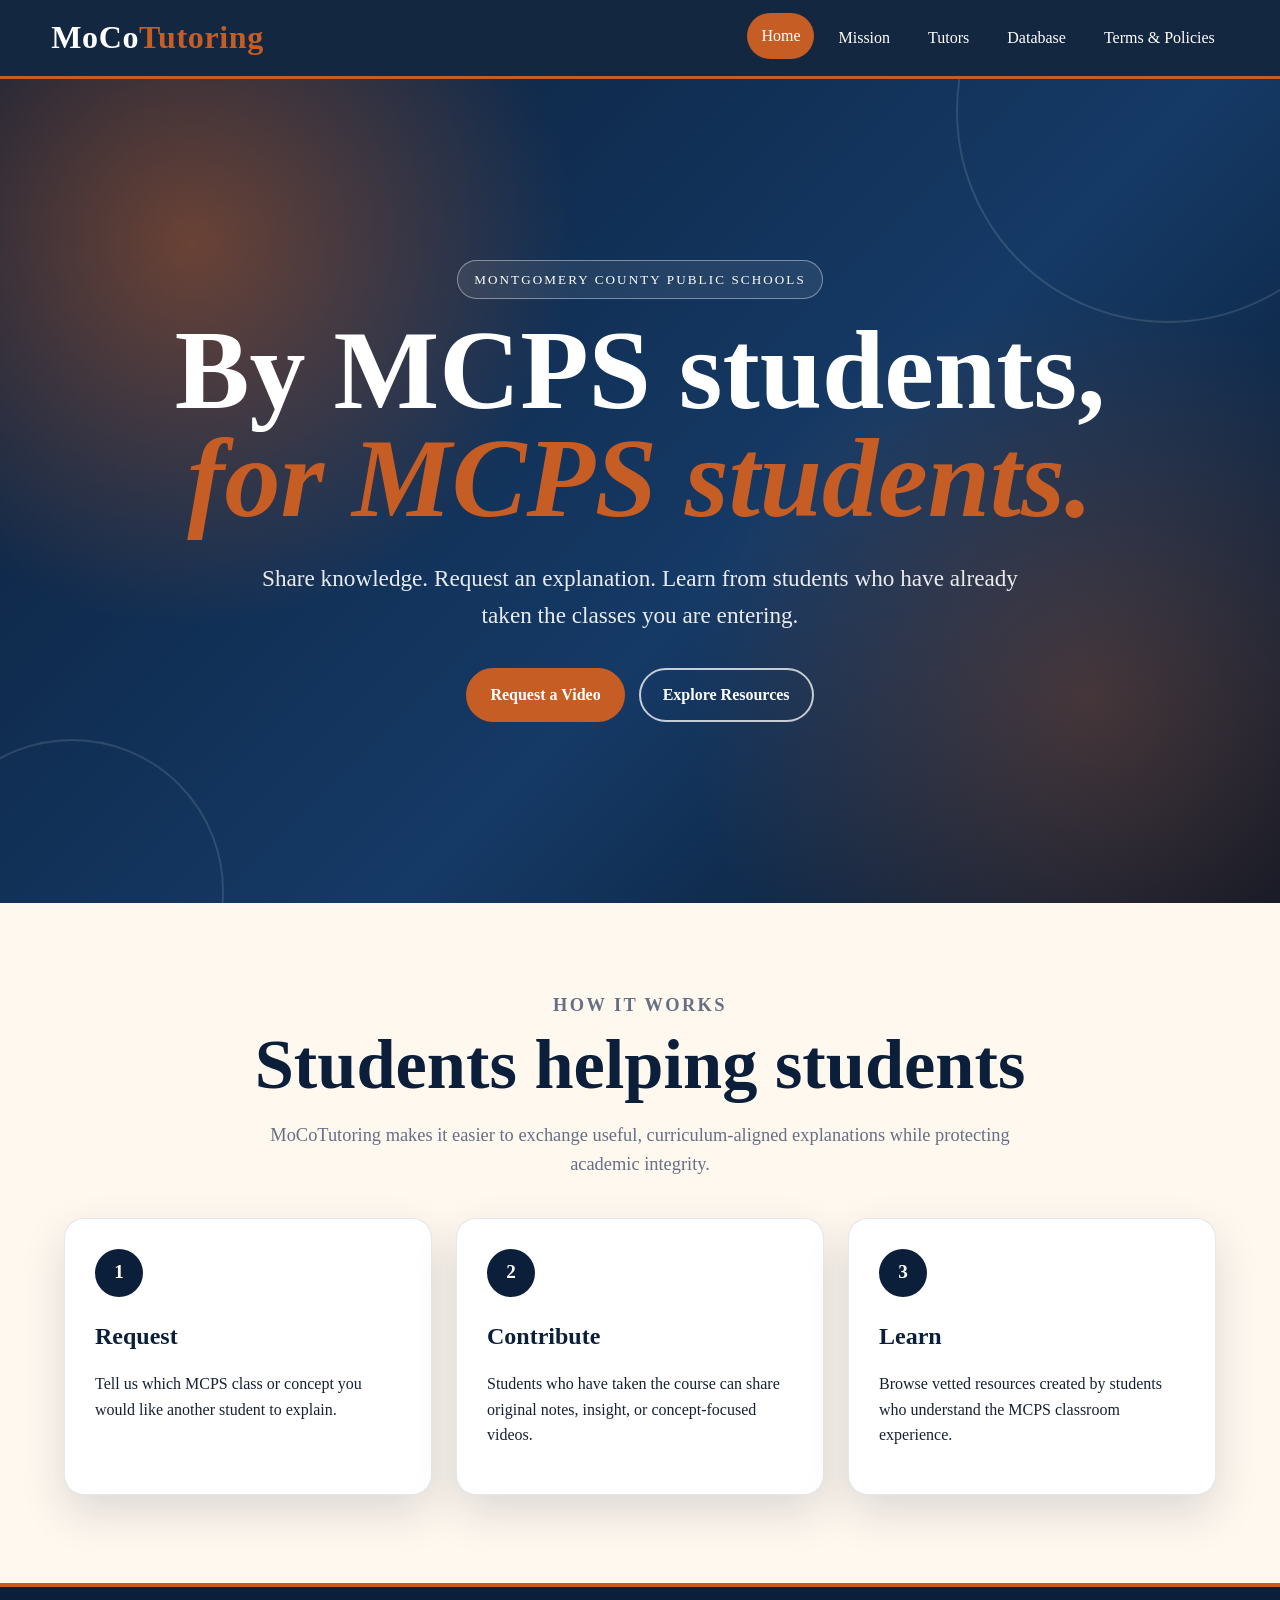
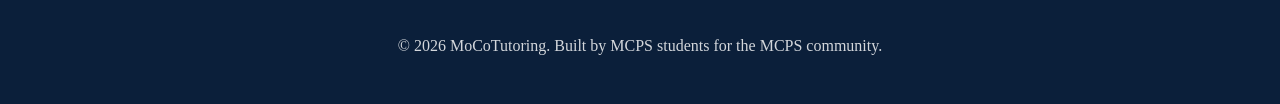
<file: index.html>
<!DOCTYPE html>
<html lang="en">
<head>
  <meta charset="UTF-8">
  <meta name="viewport" content="width=device-width, initial-scale=1.0">

  <meta
    name="description"
    content="MoCoTutoring connects MCPS students with student-created explanations, notes, and videos."
  >

  <title>MoCoTutoring | By MCPS Students, for MCPS Students</title>

  <link rel="stylesheet" href="styles.css">
  <script src="script.js" defer></script>
</head>

<body>
  <header class="site-header">
    <nav class="navbar" aria-label="Main navigation">
      <a class="brand" href="index.html">
        MoCo<span>Tutoring</span>
      </a>

      <button
        class="menu-button"
        type="button"
        aria-label="Open navigation menu"
        aria-expanded="false"
      >
        ☰
      </button>

      <ul class="nav-links">
        <li><a href="index.html">Home</a></li>
        <li><a href="mission.html">Mission</a></li>
        <li><a href="tutors.html">Tutors</a></li>
        <li><a href="database.html">Database</a></li>
        <li><a href="policies.html">Terms & Policies</a></li>
      </ul>
    </nav>
  </header>

  <main>
    <section class="hero">
      <div class="hero-content">
        <span class="eyebrow">Montgomery County Public Schools</span>

        <h1>
          By MCPS students,
          <span>for MCPS students.</span>
        </h1>

        <p>
          Share knowledge. Request an explanation. Learn from students who
          have already taken the classes you are entering.
        </p>

        <div class="button-row">
          <!-- Replace this URL with your actual Google Form URL. -->
          <a
            class="button"
            href="https://docs.google.com/forms/d/e/1FAIpQLSdnc6VI53WGxeqjDjxGhN20hQ0wbLePvuCyhshvS75S8fFKSw/viewform?usp=header"
            target="_blank"
            rel="noopener noreferrer"
          >
            Request a Video
          </a>

          <a class="button secondary" href="database.html">
            Explore Resources
          </a>
        </div>
      </div>
    </section>

    <section class="section">
      <div class="section-heading centered reveal">
        <p class="kicker">How it works</p>

        <h2>Students helping students</h2>

        <p>
          MoCoTutoring makes it easier to exchange useful,
          curriculum-aligned explanations while protecting academic
          integrity.
        </p>
      </div>

      <div class="feature-grid">
        <article class="feature-card reveal">
          <div class="feature-number">1</div>

          <h3>Request</h3>

          <p>
            Tell us which MCPS class or concept you would like another
            student to explain.
          </p>
        </article>

        <article class="feature-card reveal">
          <div class="feature-number">2</div>

          <h3>Contribute</h3>

          <p>
            Students who have taken the course can share original notes,
            insight, or concept-focused videos.
          </p>
        </article>

        <article class="feature-card reveal">
          <div class="feature-number">3</div>

          <h3>Learn</h3>

          <p>
            Browse vetted resources created by students who understand the
            MCPS classroom experience.
          </p>
        </article>
      </div>
    </section>
  </main>

  <footer class="site-footer">
    <p>
      © <span class="current-year"></span> MoCoTutoring. Built by MCPS
      students for the MCPS community.
    </p>
  </footer>
</body>
</html>
</file>
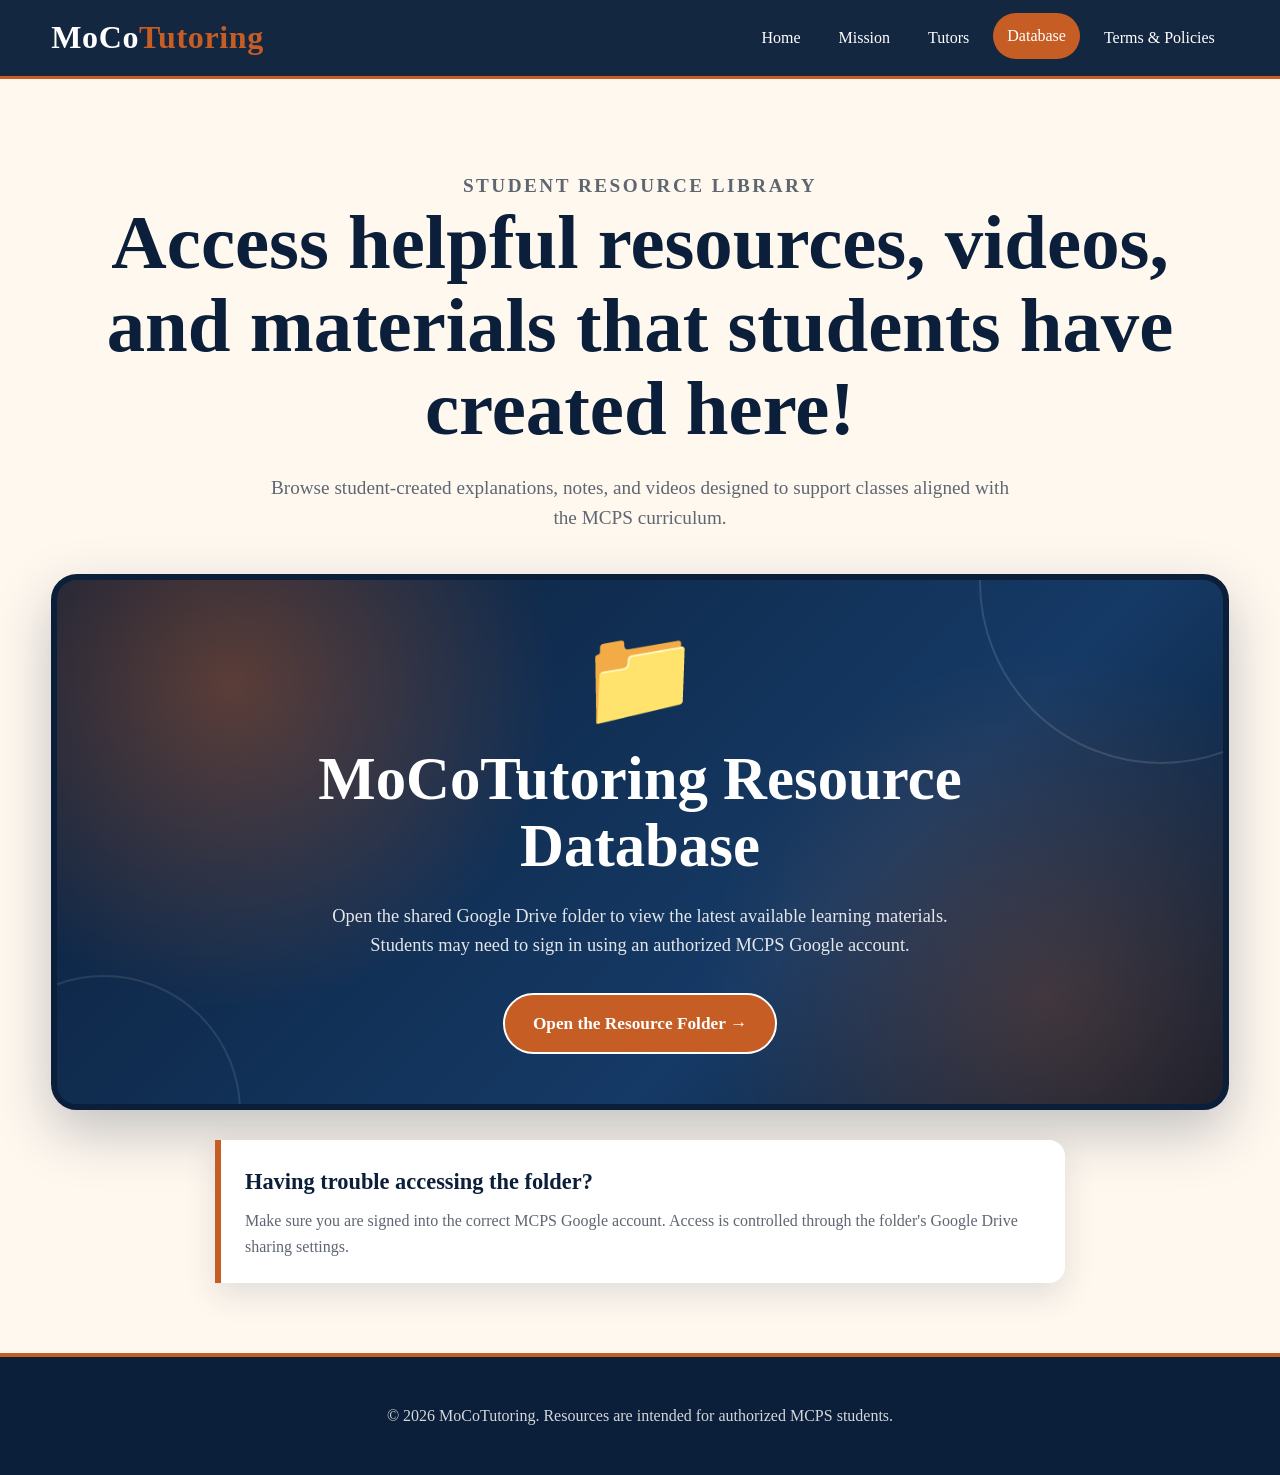
<file: database.html>
<!DOCTYPE html>
<html lang="en">
<head>
  <meta charset="UTF-8">

  <meta
    name="viewport"
    content="width=device-width, initial-scale=1.0"
  >

  <meta
    name="description"
    content="Access student-created MoCoTutoring resources, videos, and materials."
  >

  <title>Database | MoCoTutoring</title>

  <link rel="stylesheet" href="styles.css">
  <script src="script.js" defer></script>

  <style>
    .database-page {
      min-height: calc(100vh - 76px);
      background: #fff8ef;
    }

    .database-intro {
      width: min(1100px, 90%);
      margin: 0 auto;
      padding: 70px 0 40px;
      text-align: center;
    }

    .database-intro h1 {
      margin: 0;
      color: #0b1f3a;
      font-size: clamp(2.4rem, 6vw, 4.8rem);
      line-height: 1.08;
    }

    .database-intro p {
      max-width: 760px;
      margin: 22px auto 0;
      color: #5f6672;
      font-size: 1.2rem;
    }

    .database-container {
      width: min(1180px, 92%);
      margin: 0 auto;
      padding-bottom: 70px;
    }

    .drive-card {
      position: relative;
      overflow: hidden;
      min-height: 520px;
      display: flex;
      align-items: center;
      justify-content: center;
      padding: 50px 30px;
      border: 6px solid #0b1f3a;
      border-radius: 26px;
      background:
        radial-gradient(
          circle at 15% 20%,
          rgba(198, 93, 36, 0.42),
          transparent 30%
        ),
        radial-gradient(
          circle at 85% 80%,
          rgba(198, 93, 36, 0.28),
          transparent 32%
        ),
        linear-gradient(
          135deg,
          #0b1f3a 0%,
          #153a66 65%,
          #09182c 100%
        );
      box-shadow: 0 22px 55px rgba(11, 31, 58, 0.25);
      color: white;
      text-align: center;
    }

    .drive-card::before {
      content: "";
      position: absolute;
      width: 360px;
      height: 360px;
      top: -180px;
      right: -120px;
      border: 2px solid rgba(255, 255, 255, 0.12);
      border-radius: 50%;
    }

    .drive-card::after {
      content: "";
      position: absolute;
      width: 270px;
      height: 270px;
      bottom: -145px;
      left: -90px;
      border: 2px solid rgba(255, 255, 255, 0.1);
      border-radius: 50%;
    }

    .drive-card-content {
      position: relative;
      z-index: 1;
      max-width: 760px;
    }

    .folder-icon {
      display: block;
      margin-bottom: 20px;
      font-size: 6rem;
      line-height: 1;
    }

    .drive-card h2 {
      margin: 0;
      color: white;
      font-size: clamp(2rem, 5vw, 3.8rem);
      line-height: 1.1;
    }

    .drive-card p {
      max-width: 650px;
      margin: 22px auto 0;
      color: rgba(255, 255, 255, 0.88);
      font-size: 1.15rem;
    }

    .drive-button {
      display: inline-flex;
      align-items: center;
      justify-content: center;
      margin-top: 32px;
      padding: 15px 28px;
      border: 2px solid #ffffff;
      border-radius: 999px;
      background: #c65d24;
      color: white;
      text-decoration: none;
      font-size: 1.08rem;
      font-weight: bold;
      transition:
        transform 180ms ease,
        background 180ms ease,
        box-shadow 180ms ease;
    }

    .drive-button:hover {
      transform: translateY(-4px);
      background: #9e4317;
      box-shadow: 0 14px 28px rgba(0, 0, 0, 0.25);
    }

    .access-note {
      max-width: 850px;
      margin: 30px auto 0;
      padding: 24px;
      border-left: 6px solid #c65d24;
      border-radius: 0 16px 16px 0;
      background: white;
      box-shadow: 0 12px 32px rgba(11, 31, 58, 0.12);
    }

    .access-note h3 {
      margin: 0 0 8px;
      color: #0b1f3a;
      font-size: 1.4rem;
    }

    .access-note p {
      margin: 0;
      color: #5f6672;
    }

    @media (max-width: 700px) {
      .database-intro {
        padding-top: 50px;
      }

      .drive-card {
        min-height: 450px;
        padding: 40px 22px;
      }

      .folder-icon {
        font-size: 4.5rem;
      }

      .drive-button {
        width: 100%;
      }
    }
  </style>
</head>

<body>
  <header class="site-header">
    <nav class="navbar" aria-label="Main navigation">
      <a class="brand" href="index.html">
        MoCo<span>Tutoring</span>
      </a>

      <button
        class="menu-button"
        type="button"
        aria-label="Open navigation menu"
        aria-expanded="false"
      >
        ☰
      </button>

      <ul class="nav-links">
        <li>
          <a href="index.html">Home</a>
        </li>

        <li>
          <a href="mission.html">Mission</a>
        </li>

        <li>
          <a href="tutors.html">Tutors</a>
        </li>

        <li>
          <a href="database.html">Database</a>
        </li>

        <li>
          <a href="policies.html">Terms & Policies</a>
        </li>
      </ul>
    </nav>
  </header>

  <main class="database-page">
    <section class="database-intro">
      <p class="kicker">Student Resource Library</p>

      <h1>
        Access helpful resources, videos, and materials that students have
        created here!
      </h1>

      <p>
        Browse student-created explanations, notes, and videos designed to
        support classes aligned with the MCPS curriculum.
      </p>
    </section>

    <section class="database-container">
      <div class="drive-card reveal">
        <div class="drive-card-content">
          <span class="folder-icon" aria-hidden="true">📁</span>

          <h2>MoCoTutoring Resource Database</h2>

          <p>
            Open the shared Google Drive folder to view the latest available
            learning materials. Students may need to sign in using an
            authorized MCPS Google account.
          </p>

          <a
            class="drive-button"
            href="https://drive.google.com/drive/folders/11gk8Oxm_LWQ_vdXvyvFcw1Df6w53loTB?usp=sharing"
            target="_blank"
            rel="noopener noreferrer"
          >
            Open the Resource Folder →
          </a>
        </div>
      </div>

      <div class="access-note reveal">
        <h3>Having trouble accessing the folder?</h3>

        <p>
          Make sure you are signed into the correct MCPS Google account.
          Access is controlled through the folder's Google Drive sharing
          settings.
        </p>
      </div>
    </section>
  </main>

  <footer class="site-footer">
    <p>
      © <span class="current-year"></span> MoCoTutoring. Resources are
      intended for authorized MCPS students.
    </p>
  </footer>
</body>
</html>
</file>
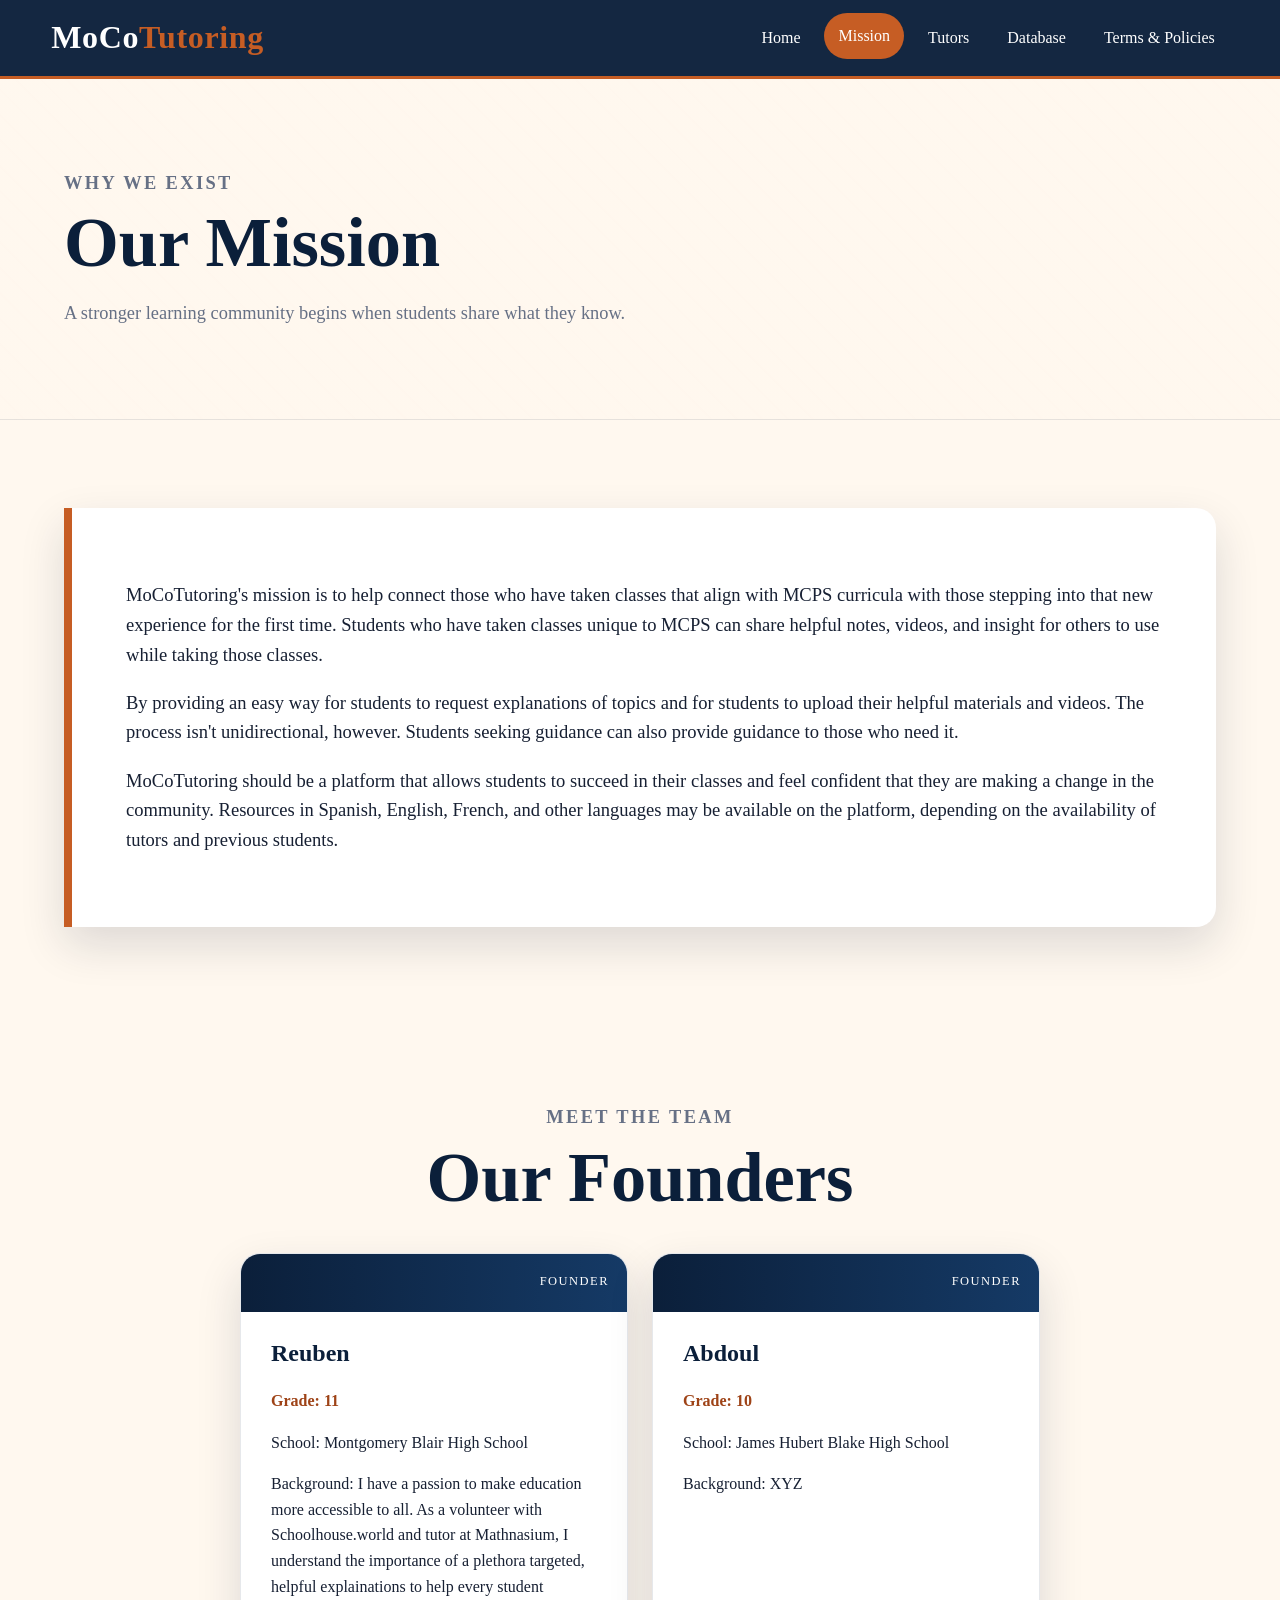
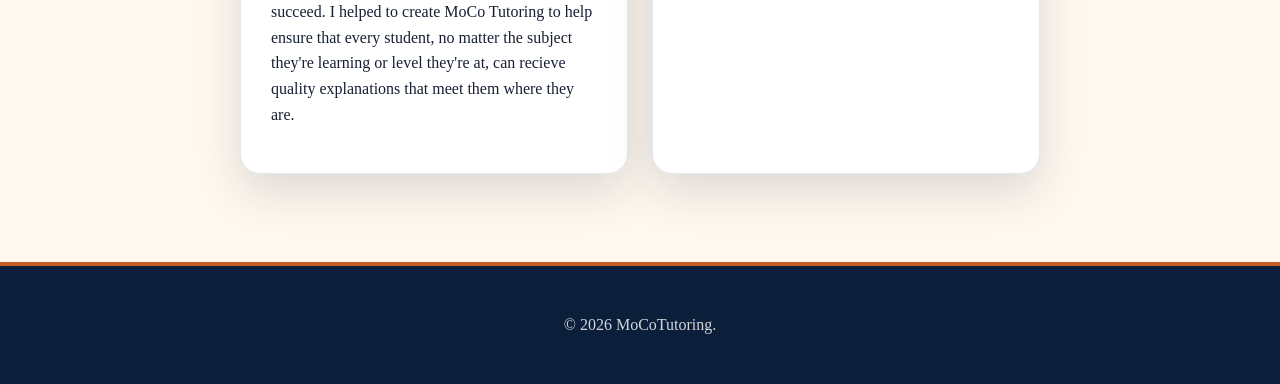
<file: mission.html>
<!DOCTYPE html>
<html lang="en">
<head>
  <meta charset="UTF-8">
  <meta name="viewport" content="width=device-width, initial-scale=1.0">

  <meta
    name="description"
    content="Learn about MoCoTutoring's mission and founders."
  >

  <title>Mission | MoCoTutoring</title>

  <link rel="stylesheet" href="styles.css">
  <script src="script.js" defer></script>
</head>

<body>
  <header class="site-header">
    <nav class="navbar" aria-label="Main navigation">
      <a class="brand" href="index.html">
        MoCo<span>Tutoring</span>
      </a>

      <button
        class="menu-button"
        type="button"
        aria-label="Open navigation menu"
        aria-expanded="false"
      >
        ☰
      </button>

      <ul class="nav-links">
        <li><a href="index.html">Home</a></li>
        <li><a href="mission.html">Mission</a></li>
        <li><a href="tutors.html">Tutors</a></li>
        <li><a href="database.html">Database</a></li>
        <li><a href="policies.html">Terms & Policies</a></li>
      </ul>
    </nav>
  </header>

  <main>
    <section class="page-hero">
      <div class="page-hero-inner">
        <p class="kicker">Why we exist</p>

        <h1>Our Mission</h1>

        <p>
          A stronger learning community begins when students share what
          they know.
        </p>
      </div>
    </section>

    <section class="section">
      <div class="mission-text reveal">
        <p>
          MoCoTutoring's mission is to help connect those who have taken
          classes that align with MCPS curricula with those stepping into
          that new experience for the first time. Students who have taken
          classes unique to MCPS can share helpful notes, videos, and
          insight for others to use while taking those classes.
        </p>

        <p>
          By providing an easy way for students to request explanations of
          topics and for students to upload their helpful materials and
          videos. The process isn't unidirectional, however. Students
          seeking guidance can also provide guidance to those who need it.
        </p>

        <p>
          MoCoTutoring should be a platform that allows students to succeed
          in their classes and feel confident that they are making a change
          in the community. Resources in Spanish, English, French, and
          other languages may be available on the platform, depending on
          the availability of tutors and previous students.
        </p>
      </div>
    </section>

    <section class="section founders-section">
      <div class="section-heading centered reveal">
        <p class="kicker">Meet the team</p>
        <h2>Our Founders</h2>
      </div>

      <div class="founder-grid">
        <article class="profile-card founder reveal">
          <h3>Reuben</h3>

          <!-- Replace these placeholders. -->
          <p class="profile-meta">Grade: 11</p>
          <p>School: Montgomery Blair High School</p>
          <p>Background: I have a passion to make education more accessible to all. As a volunteer with Schoolhouse.world and tutor at Mathnasium, I understand the importance of a plethora targeted, helpful explainations to help every student succeed. I helped to create MoCo Tutoring to help ensure that every student, no matter the subject they're learning or level they're at, can recieve quality explanations that meet them where they are.</p>
        </article>

        <article class="profile-card founder reveal">
          <h3>Abdoul</h3>

          <!-- Replace these placeholders. -->
          <p class="profile-meta">Grade: 10</p>
          <p>School: James Hubert Blake High School</p>
          <p>Background: XYZ</p>
        </article>
      </div>
    </section>
  </main>

  <footer class="site-footer">
    <p>© <span class="current-year"></span> MoCoTutoring.</p>
  </footer>
</body>
</html>
</file>
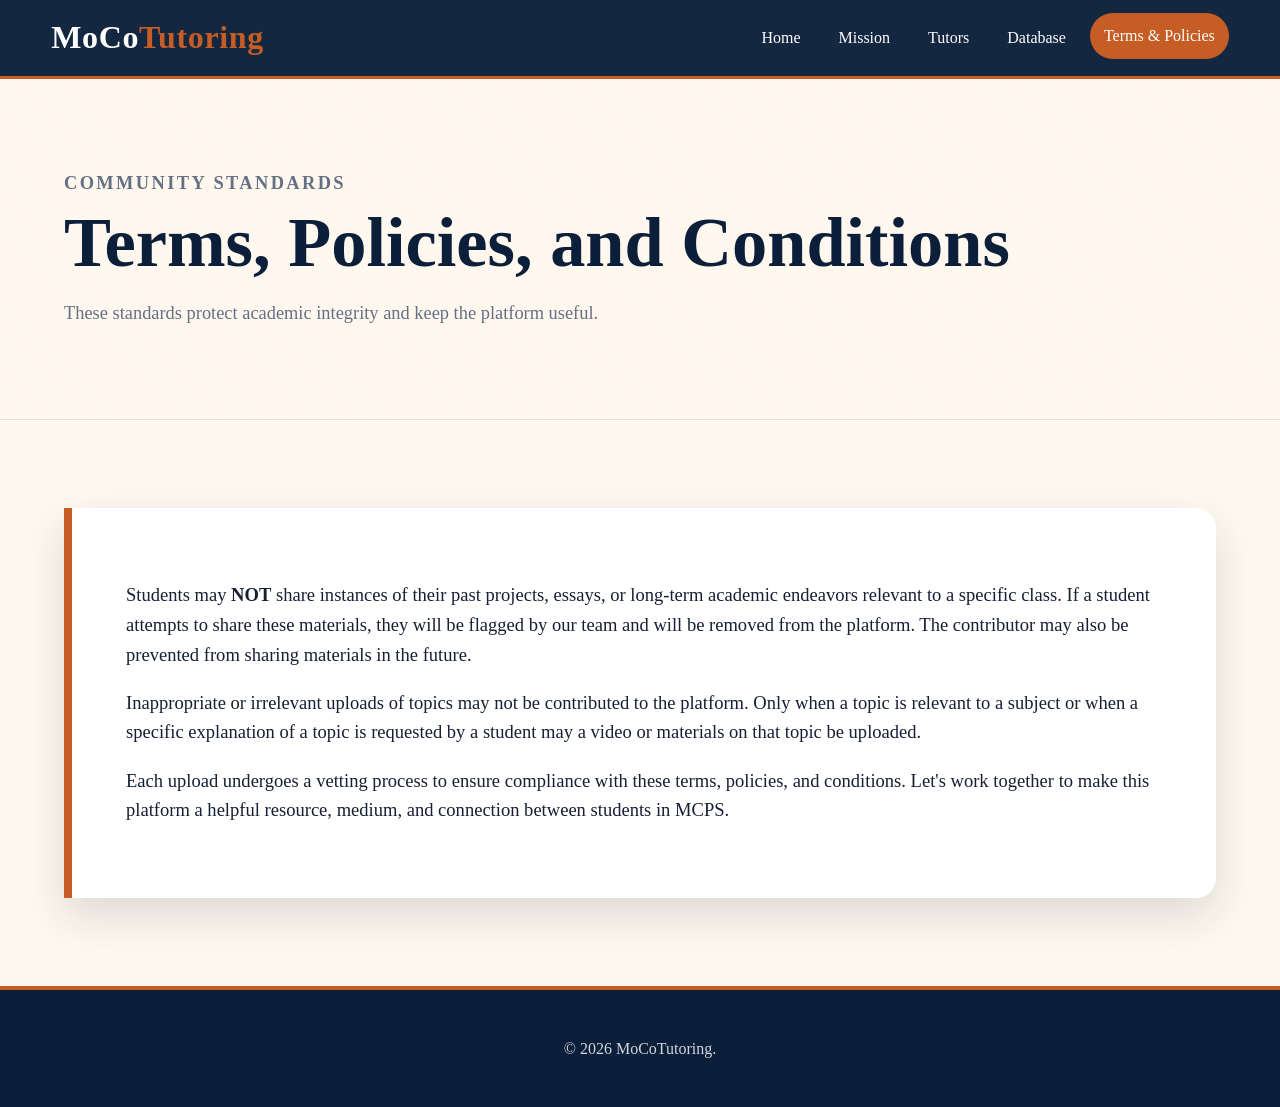
<file: policies.html>
<!DOCTYPE html>
<html lang="en">
<head>
  <meta charset="UTF-8">
  <meta name="viewport" content="width=device-width, initial-scale=1.0">

  <meta
    name="description"
    content="Read MoCoTutoring's terms, policies, and conditions."
  >

  <title>Terms, Policies, and Conditions | MoCoTutoring</title>

  <link rel="stylesheet" href="styles.css">
  <script src="script.js" defer></script>
</head>

<body>
  <header class="site-header">
    <nav class="navbar" aria-label="Main navigation">
      <a class="brand" href="index.html">
        MoCo<span>Tutoring</span>
      </a>

      <button
        class="menu-button"
        type="button"
        aria-label="Open navigation menu"
        aria-expanded="false"
      >
        ☰
      </button>

      <ul class="nav-links">
        <li><a href="index.html">Home</a></li>
        <li><a href="mission.html">Mission</a></li>
        <li><a href="tutors.html">Tutors</a></li>
        <li><a href="database.html">Database</a></li>
        <li><a href="policies.html">Terms & Policies</a></li>
      </ul>
    </nav>
  </header>

  <main>
    <section class="page-hero">
      <div class="page-hero-inner">
        <p class="kicker">Community standards</p>

        <h1>Terms, Policies, and Conditions</h1>

        <p>
          These standards protect academic integrity and keep the platform
          useful.
        </p>
      </div>
    </section>

    <section class="section">
      <div class="policy-text reveal">
        <p>
          Students may <strong>NOT</strong> share instances of their past
          projects, essays, or long-term academic endeavors relevant to a
          specific class. If a student attempts to share these materials,
          they will be flagged by our team and will be removed from the
          platform. The contributor may also be prevented from sharing
          materials in the future.
        </p>

        <p>
          Inappropriate or irrelevant uploads of topics may not be
          contributed to the platform. Only when a topic is relevant to a
          subject or when a specific explanation of a topic is requested by
          a student may a video or materials on that topic be uploaded.
        </p>

        <p>
          Each upload undergoes a vetting process to ensure compliance with
          these terms, policies, and conditions. Let's work together to make
          this platform a helpful resource, medium, and connection between
          students in MCPS.
        </p>
      </div>
    </section>
  </main>

  <footer class="site-footer">
    <p>© <span class="current-year"></span> MoCoTutoring.</p>
  </footer>
</body>
</html>
</file>
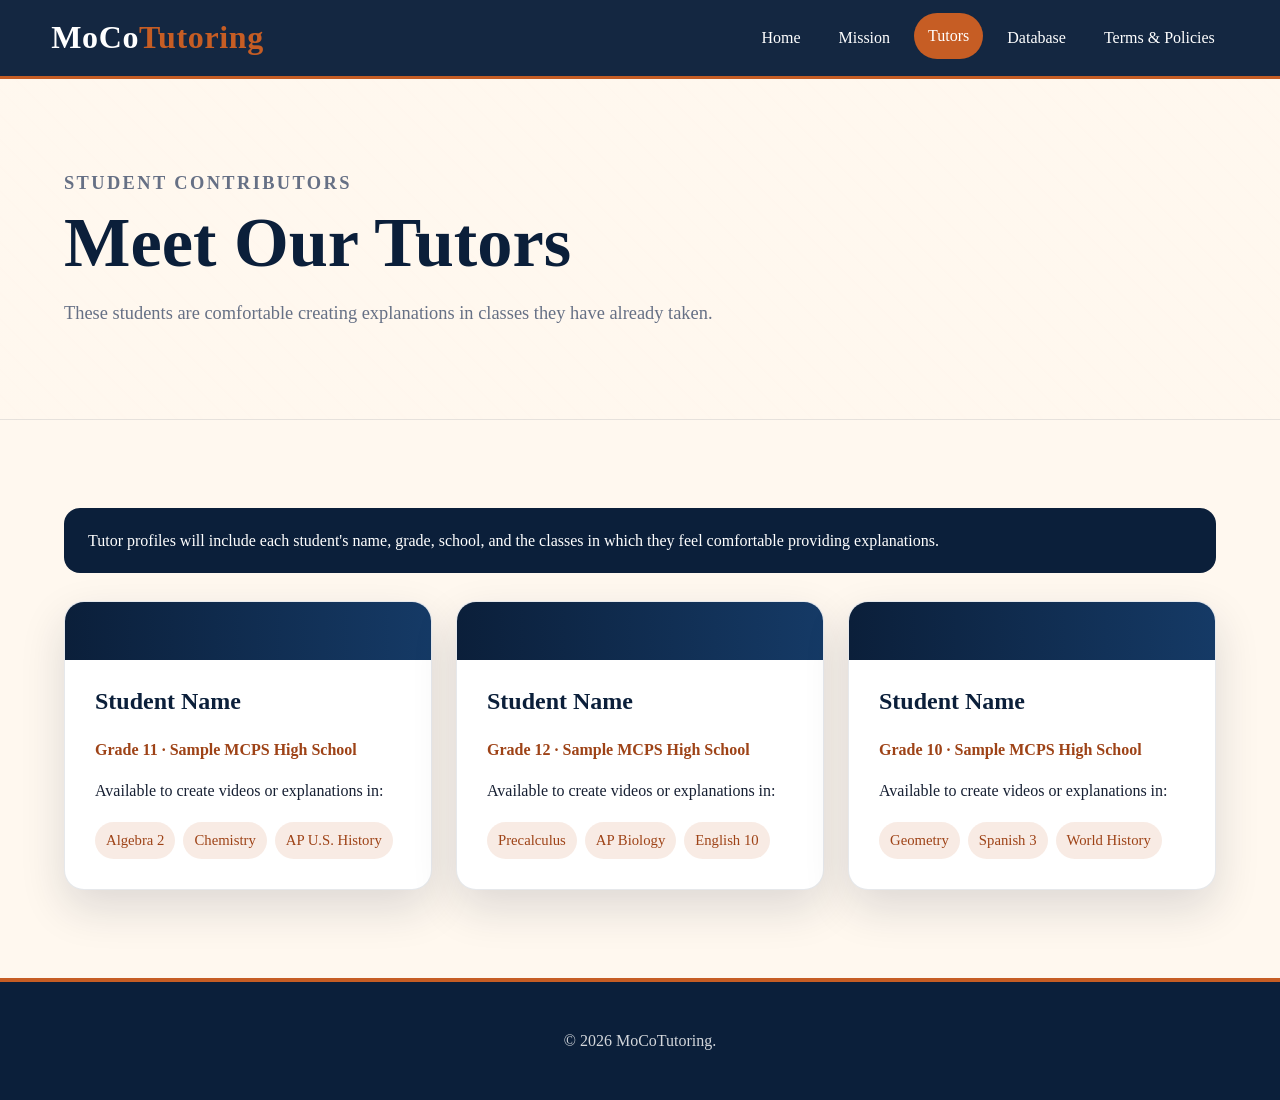
<file: tutors.html>
<!DOCTYPE html>
<html lang="en">
<head>
  <meta charset="UTF-8">
  <meta name="viewport" content="width=device-width, initial-scale=1.0">

  <meta
    name="description"
    content="Meet MCPS students who contribute tutoring videos and educational resources."
  >

  <title>Tutors | MoCoTutoring</title>

  <link rel="stylesheet" href="styles.css">
  <script src="script.js" defer></script>
</head>

<body>
  <header class="site-header">
    <nav class="navbar" aria-label="Main navigation">
      <a class="brand" href="index.html">
        MoCo<span>Tutoring</span>
      </a>

      <button
        class="menu-button"
        type="button"
        aria-label="Open navigation menu"
        aria-expanded="false"
      >
        ☰
      </button>

      <ul class="nav-links">
        <li><a href="index.html">Home</a></li>
        <li><a href="mission.html">Mission</a></li>
        <li><a href="tutors.html">Tutors</a></li>
        <li><a href="database.html">Database</a></li>
        <li><a href="policies.html">Terms & Policies</a></li>
      </ul>
    </nav>
  </header>

  <main>
    <section class="page-hero">
      <div class="page-hero-inner">
        <p class="kicker">Student contributors</p>

        <h1>Meet Our Tutors</h1>

        <p>
          These students are comfortable creating explanations in classes
          they have already taken.
        </p>
      </div>
    </section>

    <section class="section">
      <div class="notice reveal">
        Tutor profiles will include each student's name, grade, school, and
        the classes in which they feel comfortable providing explanations.
      </div>

      <div class="card-grid tutor-grid">
        <!-- Copy and paste a profile card to add more tutors. -->

        <article class="profile-card reveal">
          <h3>Student Name</h3>

          <p class="profile-meta">
            Grade 11 · Sample MCPS High School
          </p>

          <p>Available to create videos or explanations in:</p>

          <div class="subject-list">
            <span class="subject-tag">Algebra 2</span>
            <span class="subject-tag">Chemistry</span>
            <span class="subject-tag">AP U.S. History</span>
          </div>
        </article>

        <article class="profile-card reveal">
          <h3>Student Name</h3>

          <p class="profile-meta">
            Grade 12 · Sample MCPS High School
          </p>

          <p>Available to create videos or explanations in:</p>

          <div class="subject-list">
            <span class="subject-tag">Precalculus</span>
            <span class="subject-tag">AP Biology</span>
            <span class="subject-tag">English 10</span>
          </div>
        </article>

        <article class="profile-card reveal">
          <h3>Student Name</h3>

          <p class="profile-meta">
            Grade 10 · Sample MCPS High School
          </p>

          <p>Available to create videos or explanations in:</p>

          <div class="subject-list">
            <span class="subject-tag">Geometry</span>
            <span class="subject-tag">Spanish 3</span>
            <span class="subject-tag">World History</span>
          </div>
        </article>
      </div>
    </section>
  </main>

  <footer class="site-footer">
    <p>© <span class="current-year"></span> MoCoTutoring.</p>
  </footer>
</body>
</html>
</file>
<file: styles.css>
:root {
  --rust: #c65d24;
  --rust-dark: #9e4317;
  --navy: #0b1f3a;
  --navy-light: #153a66;
  --cream: #fff8ef;
  --white: #ffffff;
  --text: #172033;
  --muted: #667085;
  --shadow: 0 18px 45px rgba(11, 31, 58, 0.14);
  --radius: 20px;
}

* {
  box-sizing: border-box;
}

html {
  scroll-behavior: smooth;
}

body {
  margin: 0;
  min-height: 100vh;
  font-family: "Times New Roman", Times, serif;
  color: var(--text);
  background: var(--cream);
  line-height: 1.6;
}

a {
  color: inherit;
}

.site-header {
  position: sticky;
  top: 0;
  z-index: 1000;
  background: rgba(11, 31, 58, 0.96);
  backdrop-filter: blur(12px);
  border-bottom: 3px solid var(--rust);
}

.navbar {
  width: min(1180px, 92%);
  min-height: 76px;
  margin: 0 auto;
  display: flex;
  align-items: center;
  justify-content: space-between;
  gap: 24px;
}

.brand {
  color: var(--white);
  font-size: clamp(1.4rem, 3vw, 2rem);
  font-weight: 700;
  text-decoration: none;
  letter-spacing: 0.02em;
}

.brand span {
  color: var(--rust);
}

.nav-links {
  display: flex;
  align-items: center;
  gap: 10px;
  list-style: none;
  margin: 0;
  padding: 0;
}

.nav-links a {
  display: inline-block;
  padding: 10px 14px;
  border-radius: 999px;
  color: var(--white);
  text-decoration: none;
  transition:
    background 180ms ease,
    transform 180ms ease;
}

.nav-links a:hover,
.nav-links a.active {
  background: var(--rust);
  transform: translateY(-2px);
}

.menu-button {
  display: none;
  width: 44px;
  height: 44px;
  border: 1px solid rgba(255, 255, 255, 0.35);
  border-radius: 10px;
  background: transparent;
  color: var(--white);
  font-size: 1.35rem;
  cursor: pointer;
}

.hero {
  position: relative;
  overflow: hidden;
  min-height: calc(100vh - 76px);
  display: grid;
  place-items: center;
  color: var(--white);
  background:
    radial-gradient(
      circle at 15% 20%,
      rgba(198, 93, 36, 0.5),
      transparent 30%
    ),
    radial-gradient(
      circle at 85% 75%,
      rgba(198, 93, 36, 0.3),
      transparent 32%
    ),
    linear-gradient(
      135deg,
      var(--navy) 0%,
      var(--navy-light) 58%,
      #071426 100%
    );
}

.hero::before,
.hero::after {
  content: "";
  position: absolute;
  border: 2px solid rgba(255, 255, 255, 0.12);
  border-radius: 50%;
}

.hero::before {
  width: 420px;
  height: 420px;
  top: -180px;
  right: -100px;
}

.hero::after {
  width: 300px;
  height: 300px;
  bottom: -140px;
  left: -80px;
}

.hero-content {
  position: relative;
  z-index: 1;
  width: min(1000px, 90%);
  padding: 90px 0;
  text-align: center;
}

.eyebrow {
  display: inline-block;
  margin-bottom: 18px;
  padding: 8px 16px;
  border: 1px solid rgba(255, 255, 255, 0.4);
  border-radius: 999px;
  background: rgba(255, 255, 255, 0.08);
  text-transform: uppercase;
  letter-spacing: 0.16em;
  font-size: 0.82rem;
}

.hero h1 {
  margin: 0;
  font-size: clamp(3rem, 9vw, 7rem);
  line-height: 0.96;
  text-wrap: balance;
}

.hero h1 span {
  display: block;
  color: var(--rust);
  font-style: italic;
}

.hero p {
  max-width: 760px;
  margin: 28px auto 0;
  color: rgba(255, 255, 255, 0.9);
  font-size: clamp(1.1rem, 2.4vw, 1.45rem);
}

.button-row {
  display: flex;
  flex-wrap: wrap;
  justify-content: center;
  gap: 14px;
  margin-top: 34px;
}

.button {
  display: inline-flex;
  align-items: center;
  justify-content: center;
  min-height: 50px;
  padding: 12px 22px;
  border: 2px solid var(--rust);
  border-radius: 999px;
  background: var(--rust);
  color: var(--white);
  text-decoration: none;
  font-weight: 700;
  cursor: pointer;
  transition:
    transform 180ms ease,
    box-shadow 180ms ease,
    background 180ms ease;
}

.button:hover {
  transform: translateY(-3px);
  background: var(--rust-dark);
  box-shadow: 0 12px 24px rgba(198, 93, 36, 0.28);
}

.button.secondary {
  border-color: rgba(255, 255, 255, 0.75);
  background: transparent;
  color: var(--white);
}

.button.secondary:hover {
  background: var(--white);
  color: var(--navy);
}

.section {
  width: min(1180px, 90%);
  margin: 0 auto;
  padding: 88px 0;
}

.section-heading {
  max-width: 780px;
  margin-bottom: 38px;
}

.section-heading.centered {
  margin-inline: auto;
  text-align: center;
}

.kicker {
  margin: 0 0 8px;
  color: var(--rust-dark);
  font-weight: 700;
  text-transform: uppercase;
  letter-spacing: 0.13em;
  font-size: 0.85rem;
}

.section h2,
.page-hero h1 {
  margin: 0;
  color: var(--navy);
  font-size: clamp(2.3rem, 6vw, 4.4rem);
  line-height: 1.05;
}

.section-heading p,
.page-hero p {
  color: var(--muted);
  font-size: 1.15rem;
}

.feature-grid,
.card-grid,
.founder-grid {
  display: grid;
  grid-template-columns: repeat(3, 1fr);
  gap: 24px;
}

.founder-grid {
  max-width: 800px;
  margin: 0 auto;
  grid-template-columns: repeat(2, 1fr);
}

.feature-card,
.profile-card {
  position: relative;
  overflow: hidden;
  padding: 30px;
  border: 1px solid rgba(11, 31, 58, 0.1);
  border-radius: var(--radius);
  background: var(--white);
  box-shadow: var(--shadow);
  transition:
    transform 180ms ease,
    box-shadow 180ms ease;
}

.feature-card:hover,
.profile-card:hover {
  transform: translateY(-7px);
  box-shadow: 0 24px 54px rgba(11, 31, 58, 0.2);
}

.feature-number {
  display: grid;
  place-items: center;
  width: 48px;
  height: 48px;
  margin-bottom: 20px;
  border-radius: 50%;
  background: var(--navy);
  color: var(--white);
  font-size: 1.2rem;
  font-weight: 700;
}

.feature-card h3,
.profile-card h3 {
  margin: 0 0 8px;
  color: var(--navy);
  font-size: 1.5rem;
}

.page-hero {
  padding: 90px 0 72px;
  border-bottom: 1px solid rgba(11, 31, 58, 0.1);
  background:
    linear-gradient(
      rgba(255, 248, 239, 0.9),
      rgba(255, 248, 239, 0.9)
    ),
    repeating-linear-gradient(
      45deg,
      transparent,
      transparent 16px,
      rgba(198, 93, 36, 0.09) 16px,
      rgba(198, 93, 36, 0.09) 18px
    );
}

.page-hero-inner {
  width: min(1180px, 90%);
  margin: 0 auto;
}

.mission-text,
.policy-text {
  padding: clamp(26px, 5vw, 54px);
  border-left: 8px solid var(--rust);
  border-radius: 0 var(--radius) var(--radius) 0;
  background: var(--white);
  box-shadow: var(--shadow);
  font-size: 1.16rem;
}

.profile-card {
  padding-top: 80px;
}

.profile-card::before {
  content: "";
  position: absolute;
  inset: 0 0 auto;
  height: 58px;
  background: linear-gradient(90deg, var(--navy), var(--navy-light));
}

.profile-card.founder::after {
  content: "Founder";
  position: absolute;
  top: 18px;
  right: 18px;
  color: var(--white);
  font-size: 0.78rem;
  letter-spacing: 0.12em;
  text-transform: uppercase;
}

.profile-meta {
  color: var(--rust-dark);
  font-weight: 700;
}

.subject-list {
  display: flex;
  flex-wrap: wrap;
  gap: 8px;
  margin-top: 18px;
}

.subject-tag {
  padding: 7px 11px;
  border-radius: 999px;
  background: rgba(198, 93, 36, 0.12);
  color: var(--rust-dark);
  font-size: 0.92rem;
}

.notice {
  padding: 20px 24px;
  border-radius: 16px;
  background: var(--navy);
  color: var(--white);
}

.tutor-grid {
  margin-top: 28px;
}

.database-page {
  min-height: calc(100vh - 76px);
  display: flex;
  flex-direction: column;
}

.database-heading {
  padding: 42px 5%;
  text-align: center;
  background: var(--cream);
}

.database-heading h1 {
  max-width: 1000px;
  margin: 0 auto;
  color: var(--navy);
  font-size: clamp(2rem, 5vw, 4rem);
  line-height: 1.1;
}

.database-heading p {
  color: var(--muted);
  font-size: 1.05rem;
}

.drive-shell {
  flex: 1;
  min-height: 70vh;
  margin: 0 3% 34px;
  overflow: hidden;
  border: 6px solid var(--navy);
  border-radius: var(--radius);
  background: var(--white);
  box-shadow: var(--shadow);
}

.drive-shell iframe {
  width: 100%;
  min-height: 70vh;
  border: 0;
}

.drive-fallback {
  padding: 18px;
  text-align: center;
  background: var(--navy);
  color: var(--white);
}

.drive-fallback p {
  margin-top: 0;
}

.drive-link {
  color: var(--white);
  font-weight: 700;
}

.site-footer {
  padding: 30px 5%;
  border-top: 4px solid var(--rust);
  background: var(--navy);
  color: rgba(255, 255, 255, 0.82);
  text-align: center;
}

.reveal {
  opacity: 0;
  transform: translateY(24px);
  transition:
    opacity 650ms ease,
    transform 650ms ease;
}

.reveal.visible {
  opacity: 1;
  transform: translateY(0);
}

@media (max-width: 860px) {
  .menu-button {
    display: block;
  }

  .nav-links {
    display: none;
    position: absolute;
    top: 76px;
    left: 0;
    right: 0;
    flex-direction: column;
    align-items: stretch;
    padding: 18px 5% 24px;
    background: var(--navy);
    border-bottom: 3px solid var(--rust);
  }

  .nav-links.open {
    display: flex;
  }

  .nav-links a {
    width: 100%;
    text-align: center;
  }

  .feature-grid,
  .card-grid,
  .founder-grid {
    grid-template-columns: 1fr;
  }

  .hero {
    min-height: auto;
  }

  .hero-content {
    padding: 100px 0;
  }
}

@media (prefers-reduced-motion: reduce) {
  html {
    scroll-behavior: auto;
  }

  .reveal {
    opacity: 1;
    transform: none;
    transition: none;
  }

  .feature-card,
  .profile-card,
  .button,
  .nav-links a {
    transition: none;
  }
}
</file>
